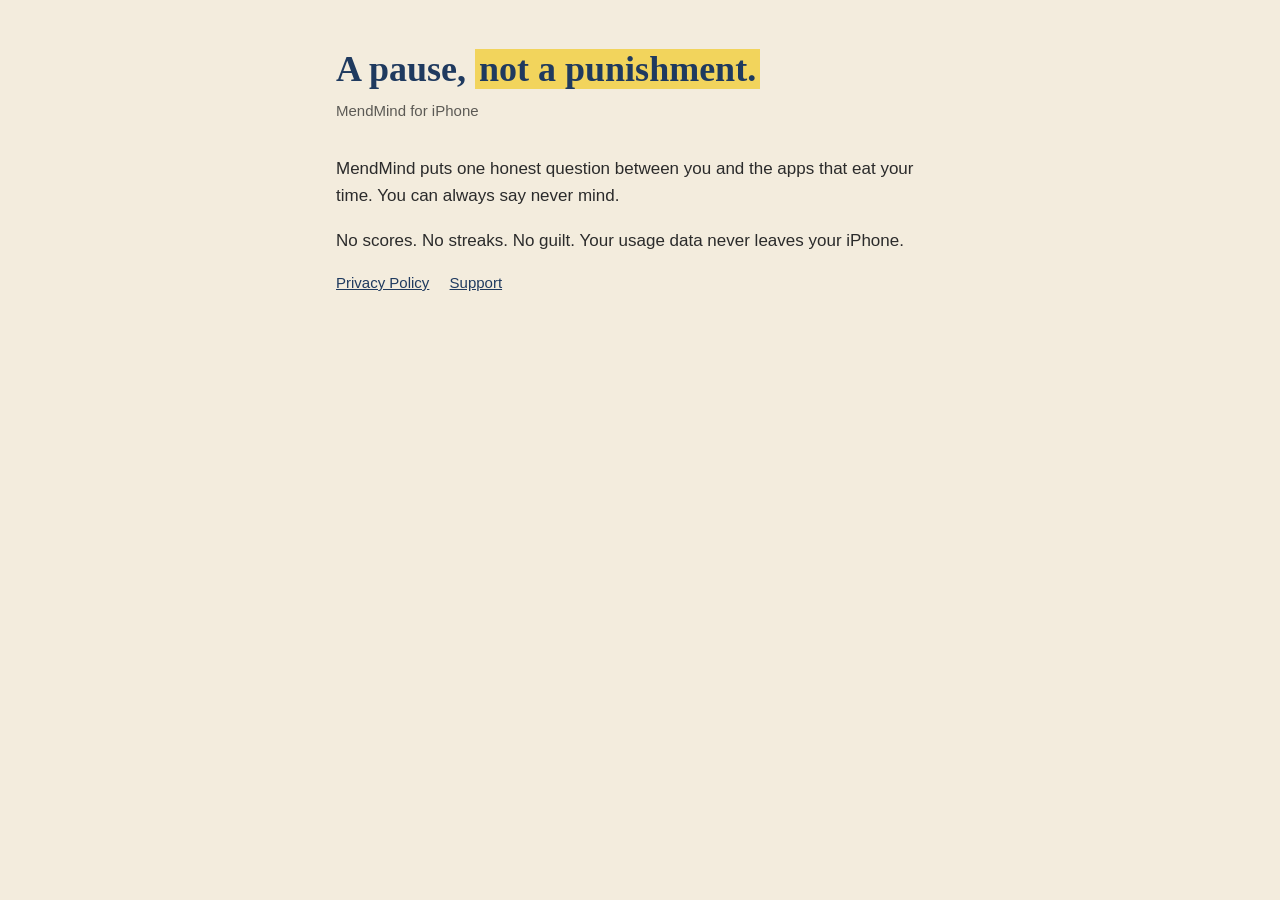
<file: index.html>
<!doctype html>
<html lang="en">
<head>
  <meta charset="utf-8">
  <meta name="viewport" content="width=device-width, initial-scale=1">
  <title>MendMind</title>
  <meta name="description" content="A pause before the scroll. MendMind asks one honest question before the apps that eat your time.">
  <link rel="stylesheet" href="style.css">
</head>
<body>
  <main>
    <h1>A pause, <mark>not a punishment.</mark></h1>
    <p class="meta">MendMind for iPhone</p>
    <p>MendMind puts one honest question between you and the apps that eat your time. You can always say never mind.</p>
    <p>No scores. No streaks. No guilt. Your usage data never leaves your iPhone.</p>
    <nav>
      <a href="privacy/">Privacy Policy</a>
      <a href="support/">Support</a>
    </nav>
  </main>
</body>
</html>
</file>
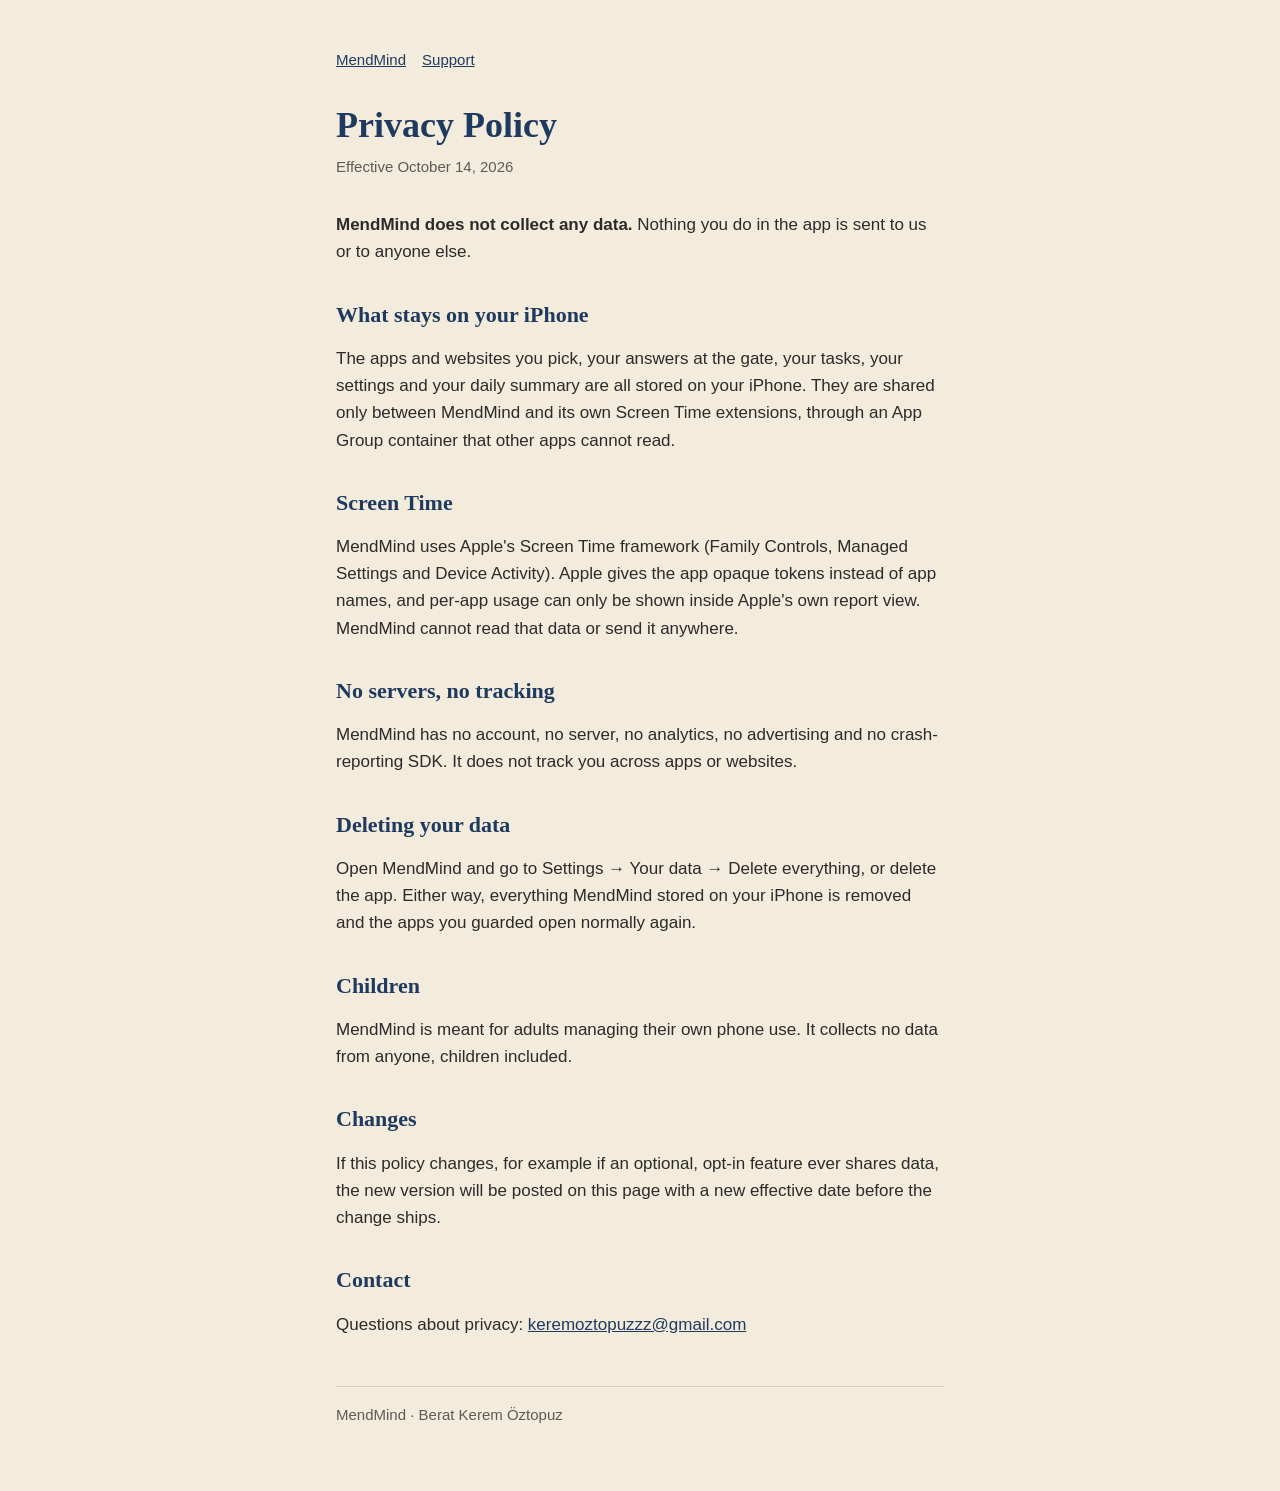
<file: privacy/index.html>
<!doctype html>
<html lang="en">
<head>
  <meta charset="utf-8">
  <meta name="viewport" content="width=device-width, initial-scale=1">
  <title>MendMind Privacy Policy</title>
  <link rel="stylesheet" href="../style.css">
</head>
<body>
  <main>
    <nav><a href="../">MendMind</a><a href="../support/">Support</a></nav>
    <h1>Privacy Policy</h1>
    <p class="meta">Effective October 14, 2026</p>

    <p><strong>MendMind does not collect any data.</strong> Nothing you do in the app is sent to us or to anyone else.</p>

    <h2>What stays on your iPhone</h2>
    <p>The apps and websites you pick, your answers at the gate, your tasks, your settings and your daily summary are all stored on your iPhone. They are shared only between MendMind and its own Screen Time extensions, through an App Group container that other apps cannot read.</p>

    <h2>Screen Time</h2>
    <p>MendMind uses Apple's Screen Time framework (Family Controls, Managed Settings and Device Activity). Apple gives the app opaque tokens instead of app names, and per-app usage can only be shown inside Apple's own report view. MendMind cannot read that data or send it anywhere.</p>

    <h2>No servers, no tracking</h2>
    <p>MendMind has no account, no server, no analytics, no advertising and no crash-reporting SDK. It does not track you across apps or websites.</p>

    <h2>Deleting your data</h2>
    <p>Open MendMind and go to Settings → Your data → Delete everything, or delete the app. Either way, everything MendMind stored on your iPhone is removed and the apps you guarded open normally again.</p>

    <h2>Children</h2>
    <p>MendMind is meant for adults managing their own phone use. It collects no data from anyone, children included.</p>

    <h2>Changes</h2>
    <p>If this policy changes, for example if an optional, opt-in feature ever shares data, the new version will be posted on this page with a new effective date before the change ships.</p>

    <h2>Contact</h2>
    <p>Questions about privacy: <a href="mailto:keremoztopuzzz@gmail.com">keremoztopuzzz@gmail.com</a></p>

    <footer>MendMind · Berat Kerem Öztopuz</footer>
  </main>
</body>
</html>
</file>
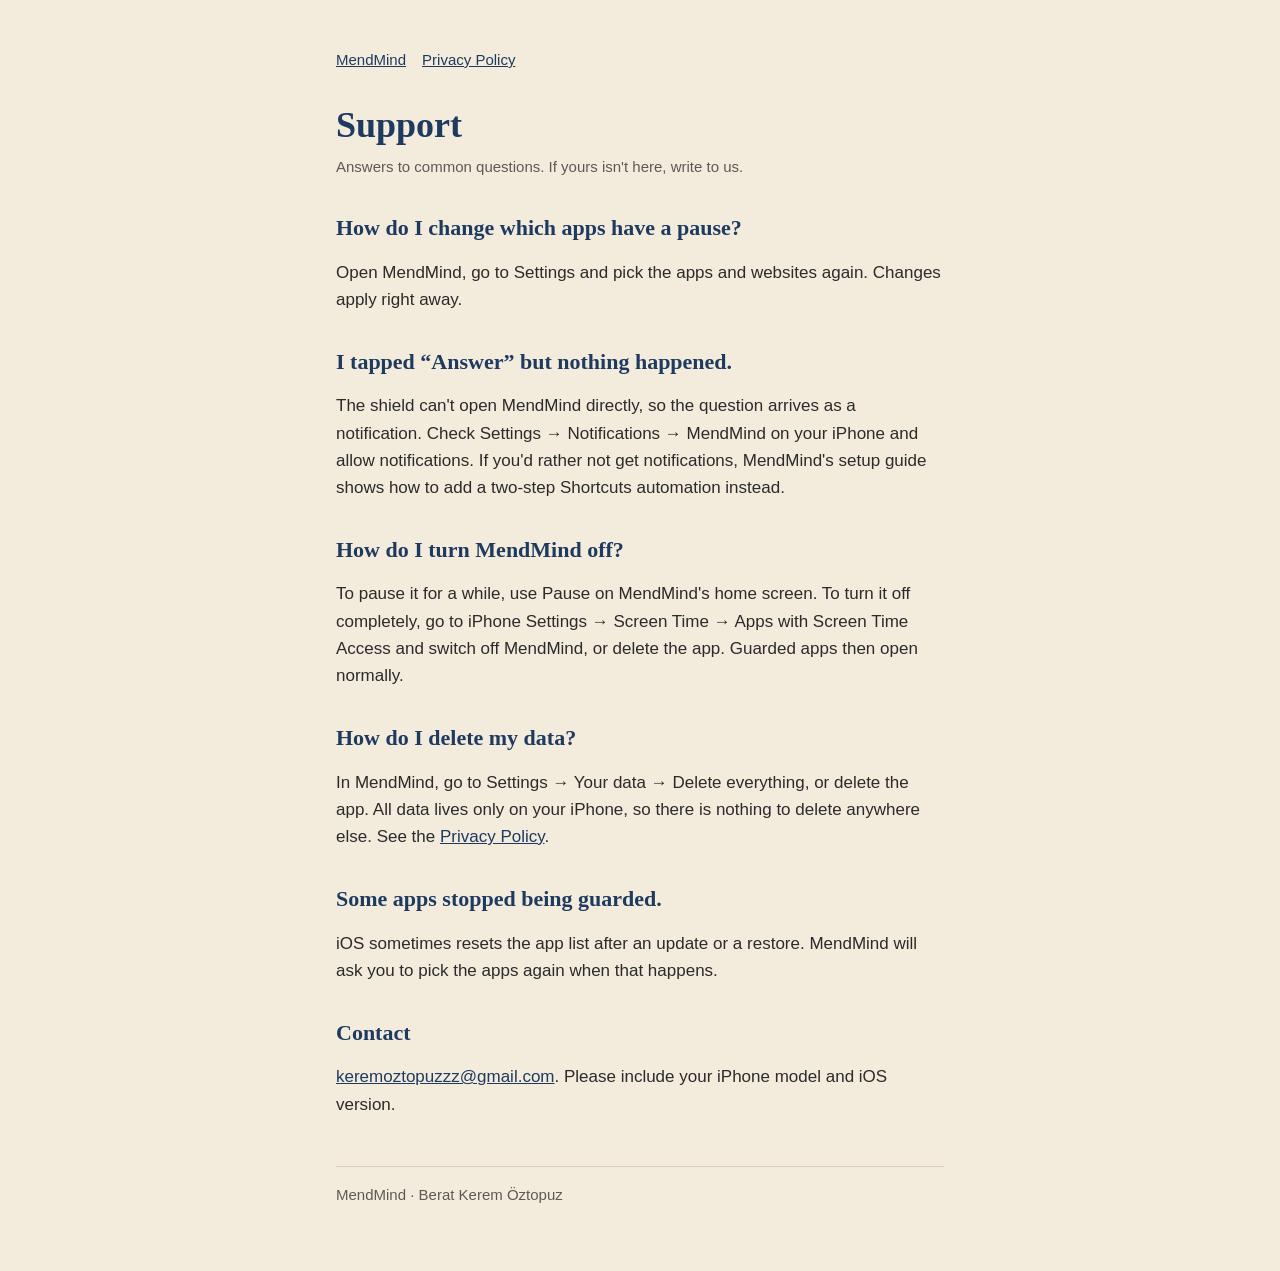
<file: support/index.html>
<!doctype html>
<html lang="en">
<head>
  <meta charset="utf-8">
  <meta name="viewport" content="width=device-width, initial-scale=1">
  <title>MendMind Support</title>
  <link rel="stylesheet" href="../style.css">
</head>
<body>
  <main>
    <nav><a href="../">MendMind</a><a href="../privacy/">Privacy Policy</a></nav>
    <h1>Support</h1>
    <p class="meta">Answers to common questions. If yours isn't here, write to us.</p>

    <h2>How do I change which apps have a pause?</h2>
    <p>Open MendMind, go to Settings and pick the apps and websites again. Changes apply right away.</p>

    <h2>I tapped “Answer” but nothing happened.</h2>
    <p>The shield can't open MendMind directly, so the question arrives as a notification. Check Settings → Notifications → MendMind on your iPhone and allow notifications. If you'd rather not get notifications, MendMind's setup guide shows how to add a two-step Shortcuts automation instead.</p>

    <h2>How do I turn MendMind off?</h2>
    <p>To pause it for a while, use Pause on MendMind's home screen. To turn it off completely, go to iPhone Settings → Screen Time → Apps with Screen Time Access and switch off MendMind, or delete the app. Guarded apps then open normally.</p>

    <h2>How do I delete my data?</h2>
    <p>In MendMind, go to Settings → Your data → Delete everything, or delete the app. All data lives only on your iPhone, so there is nothing to delete anywhere else. See the <a href="../privacy/">Privacy Policy</a>.</p>

    <h2>Some apps stopped being guarded.</h2>
    <p>iOS sometimes resets the app list after an update or a restore. MendMind will ask you to pick the apps again when that happens.</p>

    <h2>Contact</h2>
    <p><a href="mailto:keremoztopuzzz@gmail.com">keremoztopuzzz@gmail.com</a>. Please include your iPhone model and iOS version.</p>

    <footer>MendMind · Berat Kerem Öztopuz</footer>
  </main>
</body>
</html>
</file>
<file: style.css>
:root {
  --canvas: #f3ecdd;
  --ink: #1f3a5f;
  --text: #2b2b2b;
  --muted: #5c5a55;
  --highlight: #f2d45c;
  --rule: #d9cfb8;
}

@media (prefers-color-scheme: dark) {
  :root {
    --canvas: #15171c;
    --ink: #c9d6ea;
    --text: #e8e4da;
    --muted: #a8a397;
    --highlight: #6b5a1c;
    --rule: #34363c;
  }
}

* { box-sizing: border-box; }

body {
  margin: 0;
  background: var(--canvas);
  color: var(--text);
  font: 17px/1.6 -apple-system, BlinkMacSystemFont, "Helvetica Neue", Arial, sans-serif;
}

main {
  max-width: 640px;
  margin: 0 auto;
  padding: 48px 16px 64px;
}

h1, h2 {
  font-family: ui-serif, "New York", Georgia, serif;
  color: var(--ink);
  line-height: 1.2;
}

h1 { font-size: 36px; margin: 0 0 8px; }
h2 { font-size: 22px; margin: 36px 0 8px; }

mark {
  background: var(--highlight);
  color: inherit;
  padding: 0 4px;
}

a { color: var(--ink); }

.meta { color: var(--muted); font-size: 15px; margin: 0 0 32px; }

nav { margin-bottom: 32px; font-size: 15px; }
nav a { margin-right: 16px; }

footer {
  margin-top: 48px;
  padding-top: 16px;
  border-top: 1px solid var(--rule);
  color: var(--muted);
  font-size: 15px;
}
</file>
